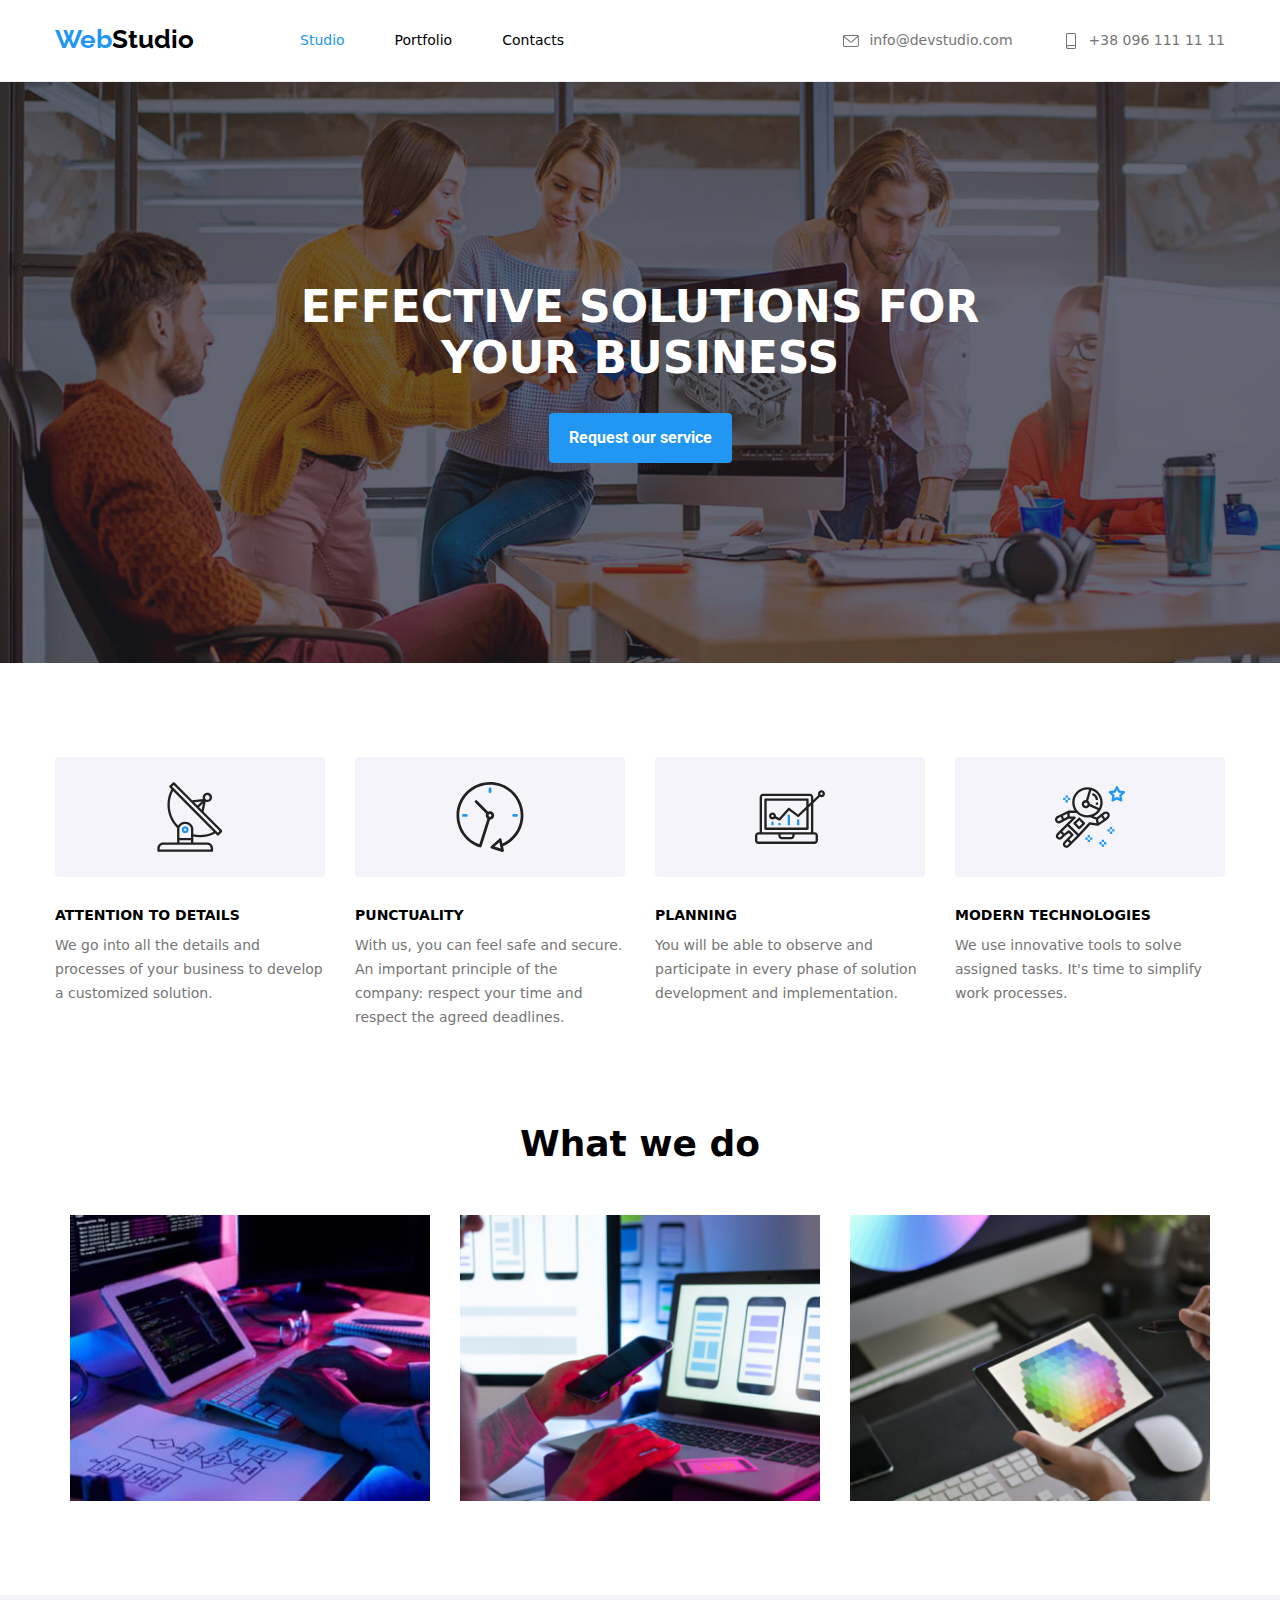
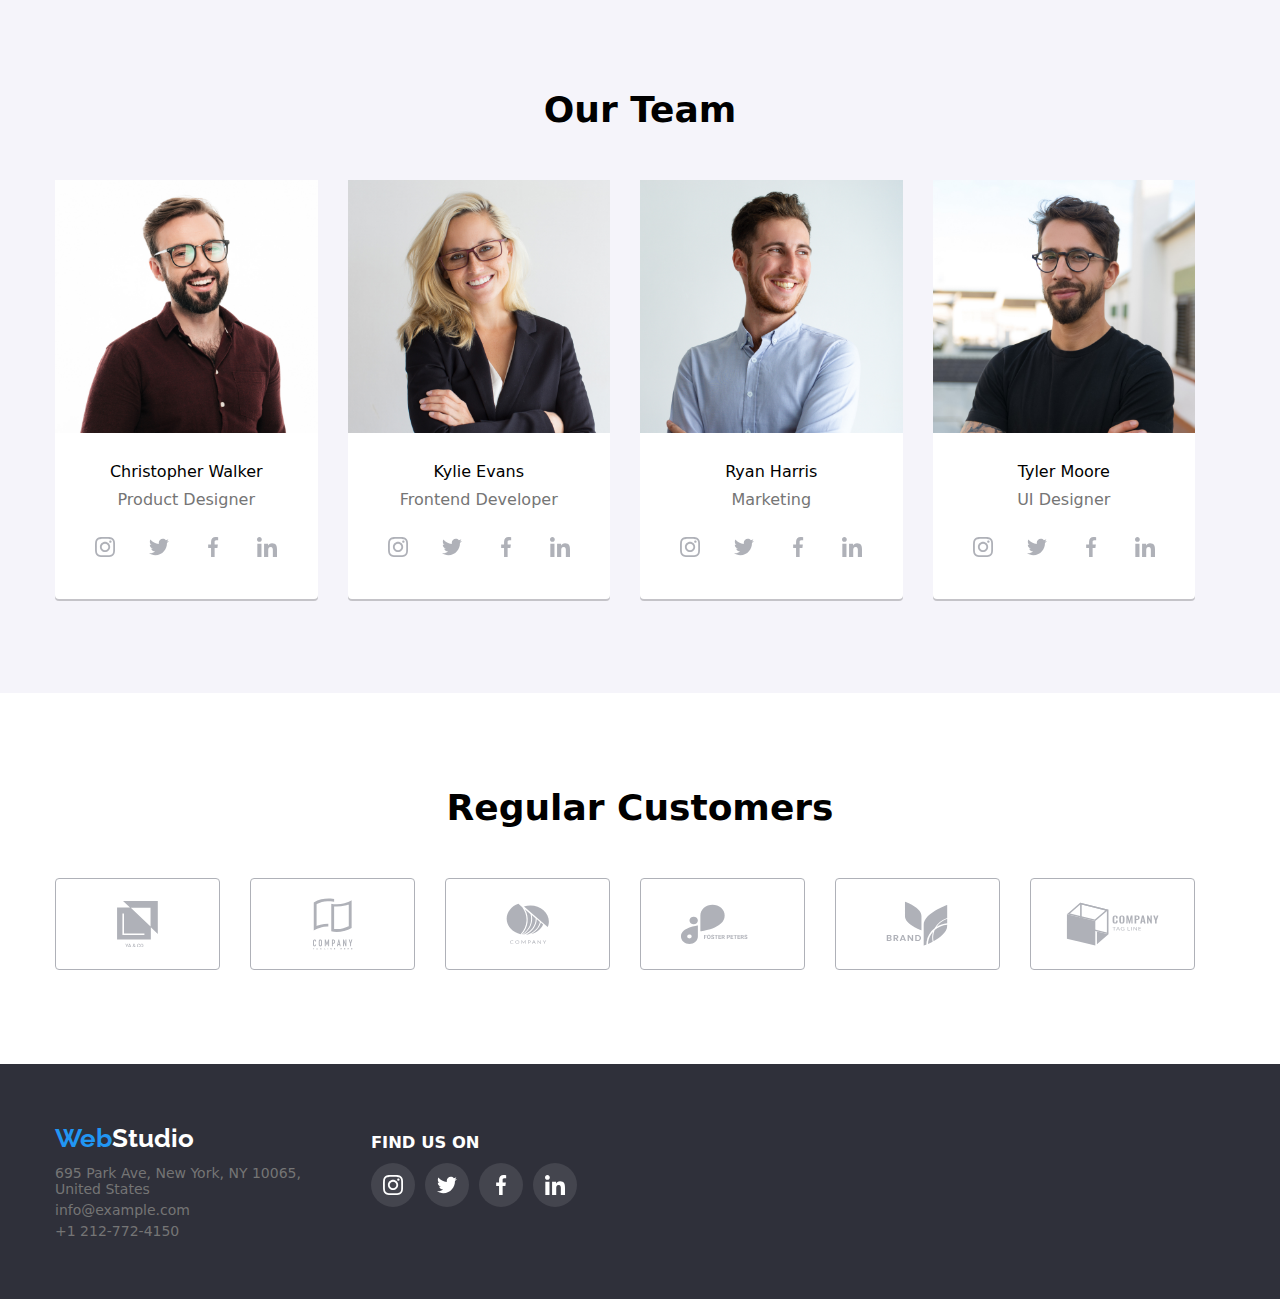
<file: index.html>
<!DOCTYPE html>
<html lang="en">
  <head>
    <meta charset="UTF-8" />
    <meta http-equiv="X-UA-Compatible" content="IE=edge" />
    <meta name="viewport" content="width=device-width, initial-scale=1.0" />
    <title>WebStudio Page</title>

    <!-- stylesheet -->
    <link rel="stylesheet" href="css/styles.css" />

    <!-- Google fonts -->
    <link rel="preconnect" href="https://fonts.googleapis.com" />
    <link rel="preconnect" href="https://fonts.gstatic.com" crossorigin />
    <link
      href="https://fonts.googleapis.com/css2?family=Raleway:wght@700&family=Roboto:wght@400;500;700;900&display=swap"
      rel="stylesheet"
    />

    <!-- Modern normalize -->
    <link
      rel="stylesheet"
      href="https://cdnjs.cloudflare.com/ajax/libs/modern-normalize/1.0.0/modern-normalize.min.css"
    />
  </head>
  <body>
    

    <header>
      <div class="container header-container">
        <nav>
          <a href="index.html" class="WebStudio">Studio</a>
          <ul class="main-nav list">
            <li class="nav-item">
              <a href="index.html" class="nav-link current">Studio</a>
            </li>
            <li class="nav-item">
              <a href="portfolio.html" class="nav-link">Portfolio</a>
            </li>
            <li class="nav-item">
              <a href="contacts.html" class="nav-link">Contacts</a>
            </li>
          </ul>
        </nav>
        <ul class="nav-contacts list">
          <li class="nav-contacts-item">
              <a
                href="mailto:info@devstudio.com"
                class="nav-link nav-contacts mailto"><svg class="contact-icon" width="16" height="16">
                  <use href="images/icons.svg#icon-envelope"></use>
                </svg>info@devstudio.com</a>
          </li>
          <li class="nav-contacts-item">
              <a href="tel:+380961111111" class="nav-link nav-contacts tel"><svg class="contact-icon" width="16" height="16">
                <use href="images/icons.svg#icon-smartphone"></use>
              </svg>+38 096 111 11 11</a>
          </li>
        </ul>
      </div>
    </header>
    <main>
      <section class="main-hero">
        <div class="container hero-container">
          <h1 class="hero-title">
            EFFECTIVE SOLUTIONS FOR <br />
            YOUR BUSINESS
          </h1>
          <button type="button" class="request-button">
            Request our service
          </button>
        </div>
      </section>
      <section class="section">
        <div class="container">
          <h2 class="benefits-title">Our Benefits</h2>
          <ul class="benefits list">
            <li>
              <div class="benefit-image-container">
                  <svg class="icon icon-antenna-1-1" width="65.32px" height="70px">
                    <use href="images/icons.svg#icon-Group"></use>
                  </svg>
              </div>
              <h3 class="title">ATTENTION TO DETAILS</h3>
              <p class="details">
                We go into all the details and processes of your business to
                develop a customized solution.
              </p>
            </li>
            <li>
              <div class="benefit-image-container">
                  <svg class="icon icon-clock-1-1" width="70px" height="70px">
                    <use href="images/icons.svg#icon-clock-1"></use>
                  </svg>
              </div>
              <h3 class="title">PUNCTUALITY</h3>
              <p class="details">
                With us, you can feel safe and secure. An important principle of
                the company: respect your time and respect the agreed deadlines.
              </p>
            </li>
            <li>
              <div class="benefit-image-container">
                  <svg class="icon icon-diagram-1-1" width="70px" height="70px">
                    <use href="images/icons.svg#icon-diagram-1"></use>
                  </svg>
              </div>
              <h3 class="title">PLANNING</h3>
              <p class="details">
                You will be able to observe and participate in every phase of
                solution development and implementation.
              </p>
            </li>
            <li>
              <div class="benefit-image-container">
                  <svg class="icon icon-astronaut-1-1" width="70px" height="70px">
                    <use href="images/icons.svg#icon-astronaut-1"></use>
                  </svg>
              </div>
              <h3 class="title">MODERN TECHNOLOGIES</h3>
              <p class="details">
                We use innovative tools to solve assigned tasks. It's time to
                simplify work processes.
              </p>
            </li>
          </ul>
        </div>
      </section>
      <section class="section section-no-top-padding">
        <div class="container">
          <h2 class="section-title">What we do</h2>
          <ul class="what-we-do list">
            <li class="container">
              <img src="images/coding.jpg" alt="coding on tablet" width="370" />
            </li>
            <li class="container">
              <img
                src="images/testing.png"
                alt="testing wireframes on mobile"
                width="370"
              />
            </li>
            <li class="container">
              <img
                src="images/designing.png"
                alt="designing on tablet"
                width="370"
              />
            </li>
          </ul>
        </div>
      </section>
      <section class="section our-team">
        <div class="container">
          <h2 class="section-title">Our Team</h2>
          <ul class="team list">
            <li class="team-item">
              <img
                src="images/Product-designer.jpg"
                alt="Photo of Product Designer"
                class="team-image"
                width="270"
              />
              <h3 class="team-name">Christopher Walker</h3>
              <p class="team-position">Product Designer</p>
              <ul class="social-icons list">
                <li class="social-team_item">
                  <a
                    href="https://www.instagram.com/"
                    target="_blank"
                    rel="noopener noreferrer"
                    class="social-team_link"
                    aria-label="Instagram link"
                  >
                    <svg class="social-team_icon" width="20px" height="20px">
                      <use href="images/icons.svg#icon-instagram-2-1"></use>
                    </svg>
                  </a>
                </li>
                <li class="social-team_item">
                  <a
                    href="https://www.twitter.com"
                    target="_blank"
                    rel="noopener noreferrer"
                    class="social-team_link"
                    aria-label="Twitter link"
                  >
                    <svg class="social-team_icon" width="20px" height="20px">
                      <use href="images/icons.svg#icon-twitter-1-1"></use>
                    </svg>
                  </a>
                </li>
                <li class="social-team_item">
                  <a
                    href="https://www.facebook.com"
                    target="_blank"
                    rel="noopener noreferrer"
                    class="social-team_link"
                    aria-label="Facebook link"
                  >
                    <svg class="social-team_icon" width="20px" height="20px">
                      <use href="images/icons.svg#icon-facebook-1-1"></use>
                    </svg>
                  </a>
                </li>
                <li class="social-team_item">
                  <a
                    href="htttps://www.linkedin.com"
                    target="_blank"
                    rel="noopener noreferrer"
                    class="social-team_link"
                    aria-label="Linkedin link"
                  >
                    <svg class="social-team_icon" width="20px" height="20px">
                      <use href="images/icons.svg#icon-linkedin-1-1"></use>
                    </svg>
                  </a>
                </li>
              </ul>
            </li>
            <li class="team-item">
              <img
                src="images/Frontend-developer.jpg"
                alt="Photo of Frontend Developer"
                class="team-image"
                width="270"
              />
              <h3 class="team-name">Kylie Evans</h3>
              <p class="team-position">Frontend Developer</p>
              <ul class="social-icons list">
                <li class="social-team_item">
                  <a
                    href="https://www.instagram.com/"
                    target="_blank"
                    rel="noopener noreferrer"
                    class="social-team_link"
                    aria-label="Instagram link"
                  >
                    <svg class="social-team_icon" width="20px" height="20px">
                      <use href="images/icons.svg#icon-instagram-2-1"></use>
                    </svg>
                  </a>
                </li>
                <li class="social-team_item">
                  <a
                    href="https://www.twitter.com"
                    target="_blank"
                    rel="noopener noreferrer"
                    class="social-team_link"
                    aria-label="Twitter link"
                  >
                    <svg class="social-team_icon" width="20px" height="20px">
                      <use href="images/icons.svg#icon-twitter-1-1"></use>
                    </svg>
                  </a>
                </li>
                <li class="social-team_item">
                  <a
                    href="https://www.facebook.com"
                    target="_blank"
                    rel="noopener noreferrer"
                    class="social-team_link"
                    aria-label="Facebook link"
                  >
                    <svg class="social-team_icon" width="20px" height="20px">
                      <use href="images/icons.svg#icon-facebook-1-1"></use>
                    </svg>
                  </a>
                </li>
                <li class="social-team_item">
                  <a
                    href="htttps://www.linkedin.com"
                    target="_blank"
                    rel="noopener noreferrer"
                    class="social-team_link"
                    aria-label="Linkedin link"
                  >
                    <svg class="social-team_icon" width="20px" height="20px">
                      <use href="images/icons.svg#icon-linkedin-1-1"></use>
                    </svg>
                  </a>
                </li>
              </ul>
            </li>
            <li class="team-item">
              <img
                src="images/Marketing.jpg"
                alt="Photo of Marketer"
                class="team-image"
                width="270"
              />
              <h3 class="team-name">Ryan Harris</h3>
              <p class="team-position">Marketing</p>
              <ul class="social-icons list">
                <li class="social-team_item">
                  <a
                    href="https://www.instagram.com/"
                    target="_blank"
                    rel="noopener noreferrer"
                    class="social-team_link"
                    aria-label="Instagram link"
                  >
                    <svg class="social-team_icon" width="20px" height="20px">
                      <use href="images/icons.svg#icon-instagram-2-1"></use>
                    </svg>
                  </a>
                </li>
                <li class="social-team_item">
                  <a
                    href="https://www.twitter.com"
                    target="_blank"
                    rel="noopener noreferrer"
                    class="social-team_link"
                    aria-label="Twitter link"
                  >
                    <svg class="social-team_icon" width="20px" height="20px">
                      <use href="images/icons.svg#icon-twitter-1-1"></use>
                    </svg>
                  </a>
                </li>
                <li class="social-team_item">
                  <a
                    href="https://www.facebook.com"
                    target="_blank"
                    rel="noopener noreferrer"
                    class="social-team_link"
                    aria-label="Facebook link"
                  >
                    <svg class="social-team_icon" width="20px" height="20px">
                      <use href="images/icons.svg#icon-facebook-1-1"></use>
                    </svg>
                  </a>
                </li>
                <li class="social-team_item">
                  <a
                    href="htttps://www.linkedin.com"
                    target="_blank"
                    rel="noopener noreferrer"
                    class="social-team_link"
                    aria-label="Linkedin link"
                  >
                    <svg class="social-team_icon" width="20px" height="20px">
                      <use href="images/icons.svg#icon-linkedin-1-1"></use>
                    </svg>
                  </a>
                </li>
              </ul>
            </li>
            <li class="team-item">
              <img
                src="images/UI-designer.jpg"
                alt="Photo of UI Designer"
                class="team-image"
                width="270"
              />
              <h3 class="team-name">Tyler Moore</h3>
              <p class="team-position">UI Designer</p>
              <ul class="social-icons list">
                <li class="social-team_item">
                  <a
                    href="https://www.instagram.com/"
                    target="_blank"
                    rel="noopener noreferrer"
                    class="social-team_link"
                    aria-label="Instagram link"
                  >
                    <svg class="social-team_icon" width="20px" height="20px">
                      <use href="images/icons.svg#icon-instagram-2-1"></use>
                    </svg>
                  </a>
                </li>
                <li class="social-team_item">
                  <a
                    href="https://www.twitter.com"
                    target="_blank"
                    rel="noopener noreferrer"
                    class="social-team_link"
                    aria-label="Twitter link"
                  >
                    <svg class="social-team_icon" width="20px" height="20px">
                      <use href="images/icons.svg#icon-twitter-1-1"></use>
                    </svg>
                  </a>
                </li>
                <li class="social-team_item">
                  <a
                    href="https://www.facebook.com"
                    target="_blank"
                    rel="noopener noreferrer"
                    class="social-team_link"
                    aria-label="Facebook link"
                  >
                    <svg class="social-team_icon" width="20px" height="20px">
                      <use href="images/icons.svg#icon-facebook-1-1"></use>
                    </svg>
                  </a>
                </li>
                <li class="social-team_item">
                  <a
                    href="htttps://www.linkedin.com"
                    target="_blank"
                    rel="noopener noreferrer"
                    class="social-team_link"
                    aria-label="Linkedin link"
                  >
                    <svg class="social-team_icon" width="20px" height="20px">
                      <use href="images/icons.svg#icon-linkedin-1-1"></use>
                    </svg>
                  </a>
                </li>
              </ul>
            </li>
          </ul>
        </div>
      </section>
      <section class="section customers">
        <div class="container">
          <h2 class="section-title">Regular Customers</h2>
          <ul class="customers list">
            <li class="icon-border">
              <svg class="icon icon-ya-and-co" width="41px" height="46.7px">
                <use href="images/icons.svg#icon-group-1"></use>
              </svg>
            </li>
            <li class="icon-border"> 
              <svg class="icon icon-company-tagline-logo" width="40px" height="52px">
                <use href="images/icons.svg#icon-group-2"></use>
              </svg>
            </li>
            <li class="icon-border">
              <svg class="icon icon-company-logo" width="43.36px" height="41.18px">
                <use href="images/icons.svg#icon-group-3"></use>
              </svg>
            </li>
            <li class="icon-border">
              <svg class="icon icon-fosters-peters" width="84.44px" height="40.62px"> 
                <use href="images/icons.svg#icon-group-4"></use>
              </svg>
            </li>
            <li class="icon-border">
              <svg class="icon icon-brand-logo" width="62.54px" height="45.43px">
                <use href="images/icons.svg#icon-group-5"></use>
              </svg>
            </li>
            <li class="icon-border">
              <svg class="icon icon-tagline-logo" width="93.79px" height="43.93px">
                <use href="images/icons.svg#icon-group-6"></use>
              </svg>
            </li>
          </ul>
        </div>
      </section>
    </main>
    <footer class="footer">
      <div class="footer-container container">
        <div class="footer-contacts">
          <a href="index.html" class="WebStudio">Studio</a>
          <address>
            <ul class="contacts list">
              <li class="footer-contact-item">
                <a href="#" class="footer-contacts link"
                  >695 Park Ave, New York, NY 10065,<br />
                  United States</a
                >
              </li>
              <li class="footer-contact-item">
                <a href="mailto:info@example.com" class="footer-contacts link"
                  >info@example.com</a
                >
              </li>
              <li class="footer-contact-item">
                <a href="tel:212-772-4150" class="footer-contacts link"
                  >+1 212-772-4150</a
                >
              </li>
            </ul>
          </address>
        </div>
        <div class="footer-social-icons">
          <h3 class="social-title">FIND US ON</h3>
        <ul class="footer-icon list">
          <li class="social-icon-items">
            <a
              href="https://www.instagram.com/"
              target="_blank"
              rel="noopener noreferrer"
              class="social-team_link-footer"
              aria-label="Instagram link"
            >
              <svg class="social-team_icon" width="20px" height="20px">
                <use href="images/icons.svg#icon-instagram-2-1"></use>
              </svg>
            </a>
          </li>
          <li class="social-icon-items">
            <a
              href="https://www.twitter.com"
              target="_blank"
              rel="noopener noreferrer"
              class="social-team_link-footer"
              aria-label="Twitter link"
            >
              <svg class="social-team_icon" width="20px" height="20px">
                <use href="images/icons.svg#icon-twitter-1-1"></use>
              </svg>
            </a>
          </li>
          <li class="social-icon-items">
            <a
              href="https://www.facebook.com"
              target="_blank"
              rel="noopener noreferrer"
              class="social-team_link-footer"
              aria-label="Facebook link"
            >
              <svg class="social-team_icon" width="20px" height="20px">
                <use href="images/icons.svg#icon-facebook-1-1"></use>
              </svg>
            </a>
          </li>
          <li class="social-icon-items">
            <a
              href="htttps://www.linkedin.com"
              target="_blank"
              rel="noopener noreferrer"
              class="social-team_link-footer"
              aria-label="Linkedin link"
            >
              <svg class="social-team_icon" width="20px" height="20px">
                <use href="images/icons.svg#icon-linkedin-1-1"></use>
              </svg>
            </a>
          </li>
          </ul>
        </div>
      </div>
    </footer>
  </body>
</html>
</file>
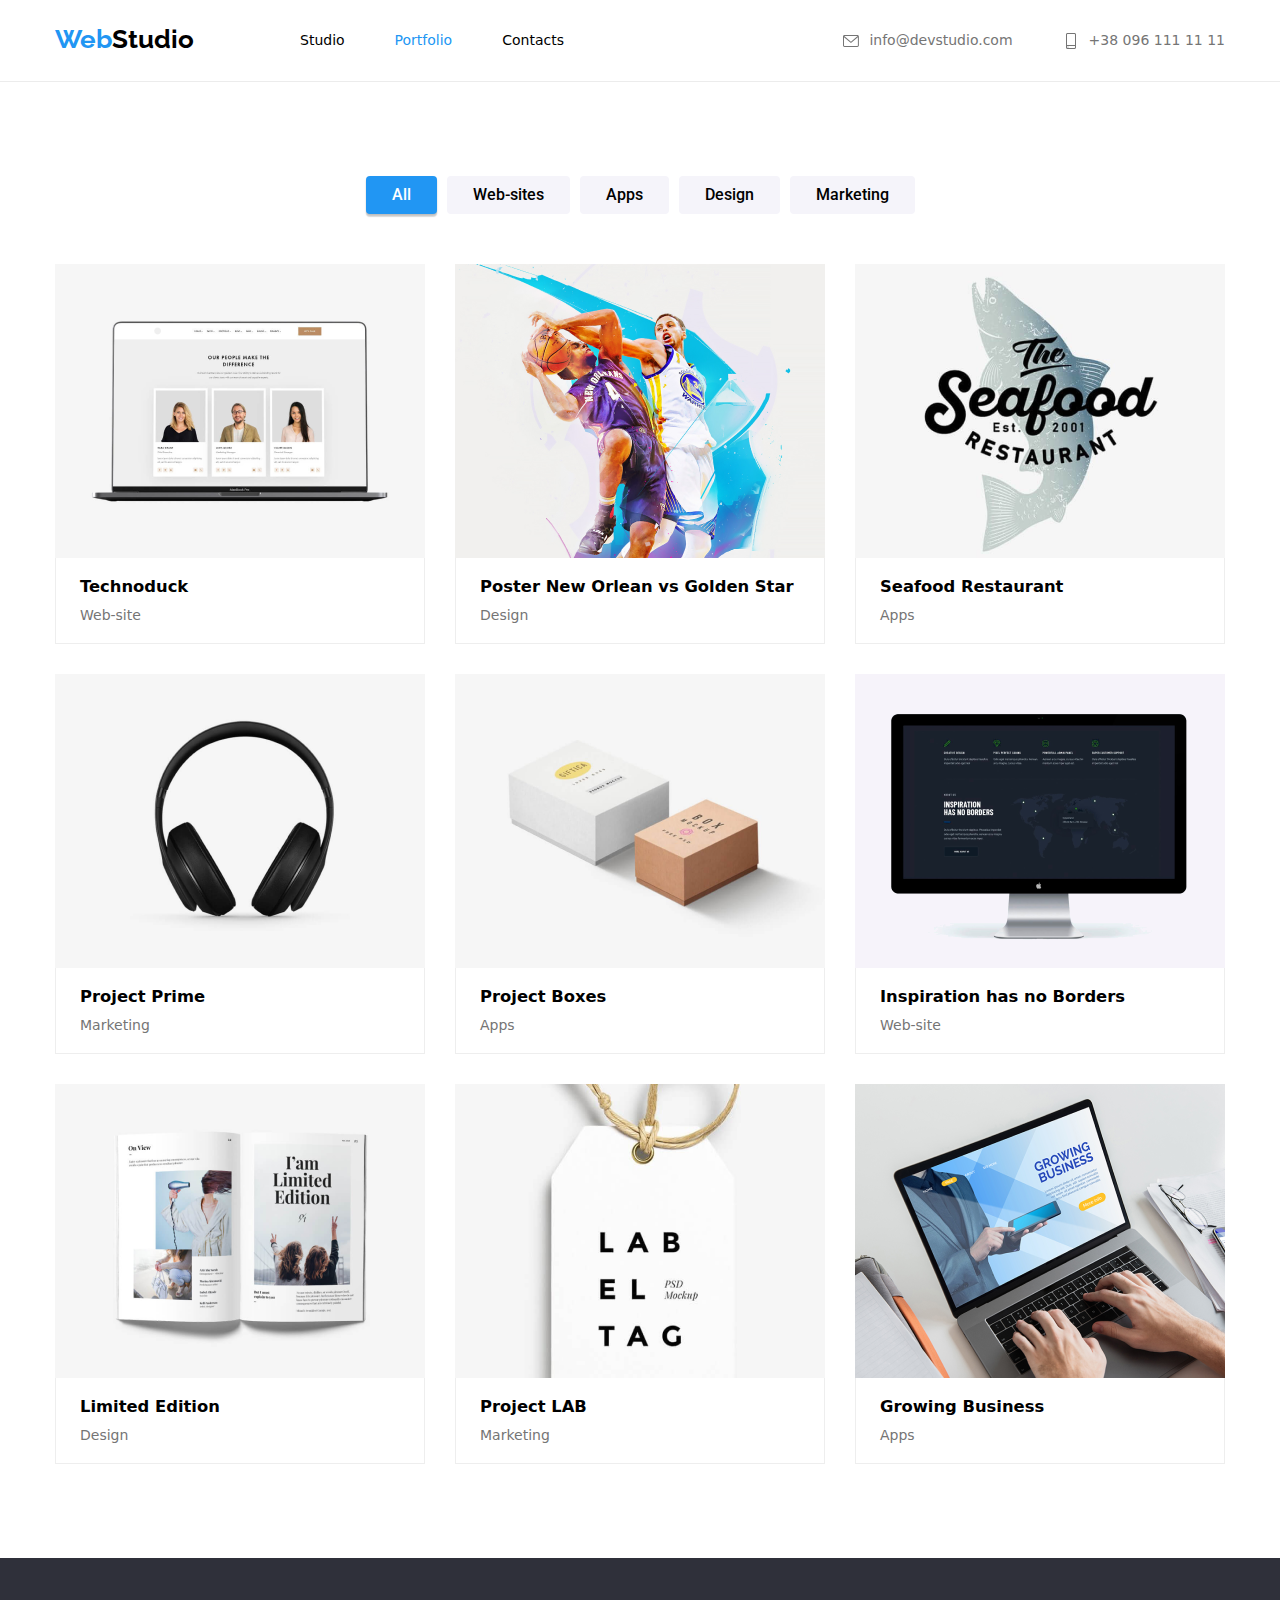
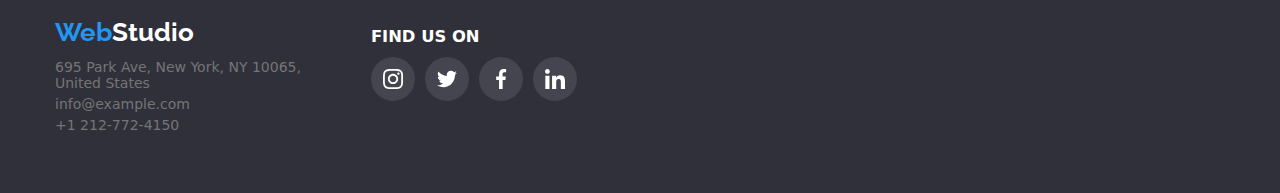
<file: portfolio.html>
<!DOCTYPE html>
<html lang="en">
  <head>
    <meta charset="UTF-8" />
    <meta http-equiv="X-UA-Compatible" content="IE=edge" />
    <meta name="viewport" content="width=device-width, initial-scale=1.0" />
    <title>Portfolio</title>

    <!-- stylesheet -->
    <link rel="stylesheet" href="css/styles.css" />

    <!-- Google fonts -->
    <link rel="preconnect" href="https://fonts.googleapis.com" />
    <link rel="preconnect" href="https://fonts.gstatic.com" crossorigin />
    <link
      href="https://fonts.googleapis.com/css2?family=Raleway:wght@700&family=Roboto:wght@400;500;700;900&display=swap"
      rel="stylesheet"
    />

    <!-- Modern normalize -->
    <link
      rel="stylesheet"
      href="https://cdnjs.cloudflare.com/ajax/libs/modern-normalize/1.0.0/modern-normalize.min.css"
    />
  </head>
  <body>
    <header>
      <div class="container header-container">
        <nav>
          <a href="index.html" class="WebStudio">Studio</a>
          <ul class="main-nav list">
            <li class="nav-item">
              <a href="index.html" class="nav-link">Studio</a>
            </li>
            <li class="nav-item">
              <a href="portfolio.html" class="nav-link current">Portfolio</a>
            </li>
            <li class="nav-item">
              <a href="contacts.html" class="nav-link">Contacts</a>
            </li>
          </ul>
        </nav>
        <ul class="nav-contacts list">
          <li class="nav-contacts-item">
              <a
                href="mailto:info@devstudio.com"
                class="nav-link nav-contacts mailto"><svg class="contact-icon" width="16" height="16">
                  <use href="images/icons.svg#icon-envelope"></use>
                </svg>info@devstudio.com</a>
          </li>
          <li class="nav-contacts-item">
              <a href="tel:+380961111111" class="nav-link nav-contacts tel"><svg class="contact-icon" width="16" height="16">
                <use href="images/icons.svg#icon-smartphone"></use>
              </svg>+38 096 111 11 11</a>
          </li>
        </ul>
      </div>
    </header>
    <main>
      <section class="work-examples">
        <div class="container">
          <ul class="hero-filter list">
            <li class="hero-filter-item">
              <button
                type="button"
                class="button-filter button-filter-selected"
              >
                All
              </button>
            </li>
            <li class="hero-filter-item">
              <button type="button" class="button-filter">Web-sites</button>
            </li>
            <li class="hero-filter-item">
              <button type="button" class="button-filter">Apps</button>
            </li>
            <li class="hero-filter-item">
              <button type="button" class="button-filter">Design</button>
            </li>
            <li class="hero-filter-item">
              <button type="button" class="button-filter">Marketing</button>
            </li>
          </ul>
          <ul class="projects list">
            <li class="projects-item">
              <a class="project-link link" href="/">
              <img
                src="images/Technoduck.png"
                alt="Website work example"
                width="370"
              />
              <div class="project-info-container">
                <h3 class="project-name">Technoduck</h3>
                <p class="project-type">Web-site</p>
              </div>
              </a>
            </li>
            <li class="projects-item">
              <a class="project-link link" href="/">
              <img
                src="images/Poster New Orlean vs Golden Star.png"
                alt="Design work example"
                width="370"
              />
              <div class="project-info-container">
                <h3 class="project-name">Poster New Orlean vs Golden Star</h3>
                <p class="project-type">Design</p>
              </div>
            </a>
            </li>
            <li class="projects-item">
              <a class="project-link link" href="/">
              <img
                src="images/Seafood Restaurant.png"
                alt="App work example"
                width="370"
              />
              <div class="project-info-container">
                <h3 class="project-name">Seafood Restaurant</h3>
                <p class="project-type">Apps</p>
              </div>
            </a>
            </li>
            <li class="projects-item">
              <a class="project-link link" href="/">
              <img
                src="images/Project Prime.png"
                alt="Marketing work example"
                width="370"
              />
              <div class="project-info-container">
                <h3 class="project-name">Project Prime</h3>
                <p class="project-type">Marketing</p>
              </div>
            </a>
            </li>
            <li class="projects-item">
              <a class="project-link link" href="/">
              <img
                src="images/Project Boxes.png"
                alt="App work example"
                width="370"
              />
              <div class="project-info-container">
                <h3 class="project-name">Project Boxes</h3>
                <p class="project-type">Apps</p>
              </div>
            </a>
            </li>
            <li class="projects-item">
              <a class="project-link link" href="/">
              <img
                src="images/Inspiration has no Borders.png"
                alt="Website work example"
                width="370"
              />
              <div class="project-info-container">
                <h3 class="project-name">Inspiration has no Borders</h3>
                <p class="project-type">Web-site</p>
              </div>
            </a>
            </li>
            <li class="projects-item">
              <a class="project-link link" href="/">
              <img
                src="images/Limited Edition.png"
                alt="Design work example"
                width="370"
              />
              <div class="project-info-container">
                <h3 class="project-name">Limited Edition</h3>
                <p class="project-type">Design</p>
              </div>
            </a>
            </li>
            <li class="projects-item">
              <a class="project-link link" href="/">
              <img
                src="images/Project LAB.png"
                alt="Marketing work example"
                width="370"
              />
              <div class="project-info-container">
                <h3 class="project-name">Project LAB</h3>
                <p class="project-type">Marketing</p>
              </div>
            </a>
            </li>
            <li class="projects-item">
              <a class="project-link link" href="/">
              <img
                src="images/Growing Business.png"
                alt="App work example"
                width="370"
              />
              <div class="project-info-container">
                <h3 class="project-name">Growing Business</h3>
                <p class="project-type">Apps</p>
              </div>
            </a>
            </li>
          </ul>
        </div>
      </section>
    </main>
    <footer class="footer">
      <div class="footer-container container">
        <div class="footer-contacts">
          <a href="index.html" class="WebStudio">Studio</a>
          <address>
            <ul class="contacts list">
              <li class="footer-contact-item">
                <a href="#" class="footer-contacts link"
                  >695 Park Ave, New York, NY 10065,<br />
                  United States</a
                >
              </li>
              <li class="footer-contact-item">
                <a href="mailto:info@example.com" class="footer-contacts link"
                  >info@example.com</a
                >
              </li>
              <li class="footer-contact-item">
                <a href="tel:212-772-4150" class="footer-contacts link"
                  >+1 212-772-4150</a
                >
              </li>
            </ul>
          </address>
        </div>
        <div class="footer-social-icons">
          <h3 class="social-title">FIND US ON</h3>
        <ul class="footer-icon list">
          <li class="social-icon-items">
            <a
              href="https://www.instagram.com/"
              target="_blank"
              rel="noopener noreferrer"
              class="social-team_link-footer"
              aria-label="Instagram link"
            >
              <svg class="social-team_icon" width="20px" height="20px">
                <use href="images/icons.svg#icon-instagram-2-1"></use>
              </svg>
            </a>
          </li>
          <li class="social-icon-items">
            <a
              href="https://www.twitter.com"
              target="_blank"
              rel="noopener noreferrer"
              class="social-team_link-footer"
              aria-label="Twitter link"
            >
              <svg class="social-team_icon" width="20px" height="20px">
                <use href="images/icons.svg#icon-twitter-1-1"></use>
              </svg>
            </a>
          </li>
          <li class="social-icon-items">
            <a
              href="https://www.facebook.com"
              target="_blank"
              rel="noopener noreferrer"
              class="social-team_link-footer"
              aria-label="Facebook link"
            >
              <svg class="social-team_icon" width="20px" height="20px">
                <use href="images/icons.svg#icon-facebook-1-1"></use>
              </svg>
            </a>
          </li>
          <li class="social-icon-items">
            <a
              href="htttps://www.linkedin.com"
              target="_blank"
              rel="noopener noreferrer"
              class="social-team_link-footer"
              aria-label="Linkedin link"
            >
              <svg class="social-team_icon" width="20px" height="20px">
                <use href="images/icons.svg#icon-linkedin-1-1"></use>
              </svg>
            </a>
          </li>
          </ul>
        </div>
      </div>
    </footer>
  </body>
</html>
</file>
<file: css/styles.css>
/* Default styles */

h1,
h2,
h3,
h4,
h5,
h6,
p {
  margin: 0;
}

html {
  box-sizing: border-box;
}

*,
*::after,
*::before {
  box-sizing: inherit;
}

img {
  display: block;
  max-width: 100%;
  height: auto;
}

address {
  font-style: normal;
}

.link {
  text-decoration: none;
  color: inherit;
}

.list {
  list-style: none;
  padding: 0;
  margin: 0;
}

/* end of default styles */

header {
  /* use padding instead of width or height */
  padding: 25px 0 25px 0;
  display: flex;
  border-bottom: 1px solid #ececec;
  /* background-color: aqua; */
}

.header-container {
  display: flex;
  justify-content: space-between;
}

body {
  font-family: "Roboto";
  color: black;
  font-size: 14px;
}

.container {
  width: 1200px;
  margin-left: auto;
  margin-right: auto;
  padding: 0 15px;
  /* background-color: aqua; */
}

nav {
  /* background-color: lightcoral; */
  align-items: center;
  display: flex;
}

.main-nav {
  display: flex;
  margin-left: 100px;
  /* background-color: yellow; */
}

.nav-item:not(:last-child) {
  margin-right: 50px;
}

.nav-link {
  color: black;
  text-decoration: none;
  font-weight: 500;
}

.current {
  color: #2196f3;
}

.nav-contacts {
  display: flex;
  align-items: center;
  color: #757575;
}

.nav-contacts-item:not(:last-child) {
  margin-right: 50px;
}


.footer-icon {
  display: flex;
}



.contact-icon {
  margin-right: 10px;
  fill: currentColor;
}

.icon-container :hover,
.icon-container :focus {
  fill: rgba(33, 150, 243, 1);
 }

.header-container :hover,
.header-container :focus {
  color: #2196f3;
}

.WebStudio {
  font-family: "Raleway";
  font-weight: 700;
  font-size: 26px;
  width: 145px;
  height: 31px;
  color: black;
  text-decoration: none;
}

.WebStudio::before {
  content: "Web";
  color: #2196f3;
  font-family: "Raleway";
  font-size: 26px;
  font-weight: 700;
}

.main-hero {
  padding: 200px 0;
  background-image: linear-gradient(
      to top,
      rgba(47, 48, 58, 0.4),
      rgba(47, 48, 58, 0.4)
    ),
    url(../images/background-image.jpg);
  background-size: cover;
}

.hero-container {
  text-align: center;
}

.hero-title {
  font-size: 44px;
  font-weight: 900;
  color: #ffffff;
  align-items: center;
  margin-bottom: 30px;
}

.request-button {
  background-color: #2196f3;
  padding: 10px 20px;
  border: none;
  border-radius: 4px;
  font-family: "Roboto";
  font-size: 16px;
  font-weight: 700;
  color: #ffffff;
  cursor: pointer;
  line-height: 30px;
}

.request-button:hover,
.request-button:focus {
  background-color: #188ce8;
}

.hero-filter {
  display: flex;
  justify-content: center;
  margin-bottom: 50px;
}

.projects {
  display: flex;
  flex-wrap: wrap;
  margin-top: -30px;
  margin-left: -30px;
  /* background-color: red; */
}

.work-examples {
  padding: 94px 0;
}

.hero-filter-item:not(:last-child) {
  margin-right: 10px;
}

.project-name {
  margin: 0;
  margin-bottom: 10px;
}

.projects-item {
  margin-top: 30px;
  margin-left: 30px;
}

.project-info-container {
  padding: 20px 24px;
  border: 1px solid #eeeeee;
  border-top: none;
}

.project-link {
  display: block;
  cursor: pointer;
}

.project-link:hover,
.project-link:focus {
  outline: none;
  box-shadow: 0px 1px 1px rgba(0, 0, 0, 0.12),
  0px 4px 4px rgba(0, 0, 0, 0.06), 
  1px 4px 6px rgba(0, 0, 0, 0.16);
}

.section {
  padding: 94px 0 94px 0;
}

.section-no-top-padding {
  padding-top: 0;
}

.benefits-title {
  display: none;
}

.benefits,
.what-we-do,
.team,
.customers {
  display: flex;
}

.benefit-image-container {
  display: flex;
  justify-content: center;
  align-items: center;
  width: 270px;
  height: 120px;
  background-color: #f5f4fa;
  margin-bottom: 30px;
  border-radius: 4px;
  margin-right: 30px;
}

.image {
  flex-shrink: 0;
}

.section .title {
  font-weight: 700;
  font-size: 14px;
  background-color: #ffffff;
  margin-bottom: 10px;
}

.section .details {
  width: 270px;
  line-height: 24px;
  font-weight: 400;
}

.section-title {
  margin-bottom: 50px;
  text-align: center;
  font-size: 36px;
}

p {
  color: #757575;
}

.our-team {
  background-color: #f5f4fa;
  display: grid;
}

.section .section-title {
  text-align: center;
  font-size: 36px;
  font-weight: 700;
  margin-bottom: 50px;
}

.team-name {
  text-align: center;
  font-size: 16px;
  font-weight: 500;
  margin-bottom: 10px;
}

.team-image {
  margin-bottom: 30px;
}

.team-item {
  background-color: #ffffff;
  border-bottom-right-radius: 4px;
  border-bottom-left-radius: 4px;
  box-shadow: 0px 2px rgba(0, 0, 0, 0.2);
  padding-bottom: 30px;
  margin-right: 30px;
}

.team-position {
  text-align: center;
  font-size: 16px;
  font-weight: 400;
  margin: 0;
  margin-bottom: 15px;
}

.icon {
  fill: currentColor;
}

.icon-border {
  border: 1px solid black;
  width: 170px;
  height: 92px;
  display: flex;
  align-items: center;
  justify-content: center;
  border-radius: 4px;
  color: rgba(175, 177, 184, 1);
  border-color: rgba(175, 177, 184, 1);
  cursor: pointer;
  margin-right: 30px;
}

.icon-border :not(:last-child) {
  margin-right: 30px;
}

.icon-border:hover,
.icon-border:focus {
  color: rgba(33, 150, 243, 1);
  border-color: rgba(33, 150, 243, 1);
}


.social-icons {
  display: flex;
  align-items: center;
  justify-content: center;
}

.social-team_item:not(:last-child) {
  margin-right: 10px;
}

.social-team_icon {
  fill: currentColor;
}

.social-team_link {
  width: 44px;
  height: 44px;
  display: flex;
  justify-content: center;
  align-items: center;
  border-radius: 100%;
  color: #afb1b8;
}

.social-team_link-footer {
  width: 44px;
  height: 44px;
  display: flex;
  justify-content: center;
  align-items: center;
  border-radius: 100%;
  background-color: rgba(255, 255, 255, 0.1);
  color: rgba(255, 255, 255, 1);
  margin-right: 10px;
}

.social-team_link-footer:hover,
.social-team_link-footer:focus {
  background-color: #2196f3;
  color: #ffffff;
}

.social-team_link:hover,
.social-team_link:focus {
  background-color: #2196f3;
  color: #ffffff;
}

.button-filter {
  background-color: #f5f4fa;
  padding: 6px 26px;
  font-family: "Roboto";
  font-size: 16px;
  font-weight: 500;
  border: none;
  border-radius: 4px;
  text-align: center;
  cursor: pointer;
  line-height: 26px;
}

.button-filter:not(:last-child) {
  margin-right: 10px;
}

.button-filter:hover,
.button-filter:focus {
  outline: none;
  color: #ffffff;
  background-color: #2196f3;
  box-shadow: 0px 3px 1px rgba(0, 0, 0, 0.12), 
  0px 1px 2px rgba(0, 0, 0, 0.08), 
  0px 2px 2px rgba(0, 0, 0, 0.1);
}

.button-filter-selected {
  background-color: #2196f3;
  color: #ffffff;
  box-shadow: 0px 3px 1px rgba(0, 0, 0, 0.12), 
  0px 1px 2px rgba(0, 0, 0, 0.08), 
  0px 2px 2px rgba(0, 0, 0, 0.1);
}

.image-container {
  display: flex;
  justify-content: center;
  align-items: center;
  width: 170px;
  height: 92px;
  border: 1px solid #afb1b8;
  border-radius: 4px;
}

.image-container:hover,
.image-container:focus {
  border: 1px solid #2196f3;
  cursor: pointer;
}

.customer-link:hover {
  background-color: #2196f3;
  fill: #ffffff;
}

.footer  {
  padding: 60px 0;
  background-color: #2f303a;
  display: flex;
}

.footer .WebStudio,
.footer .social-title {
  color: #ffffff;
  margin-bottom: 10px;
  display: block;
}

.social-title {
  font-weight: 700;
  margin-top: 10px;
}

.footer-contacts {
  color: #757575;
}

.social-links {
  margin-left: -1044px;
}

.footer-container {
  display: flex;
}

.footer-contact-item:not(:last-child) {
  margin-bottom: 5px;
}

.footer-contacts:hover,
.footer-contacts:focus {
  color: rgba(255, 255, 255, 1);
}

.footer-social-icons {
  margin-left: 70px;
}
</file>
